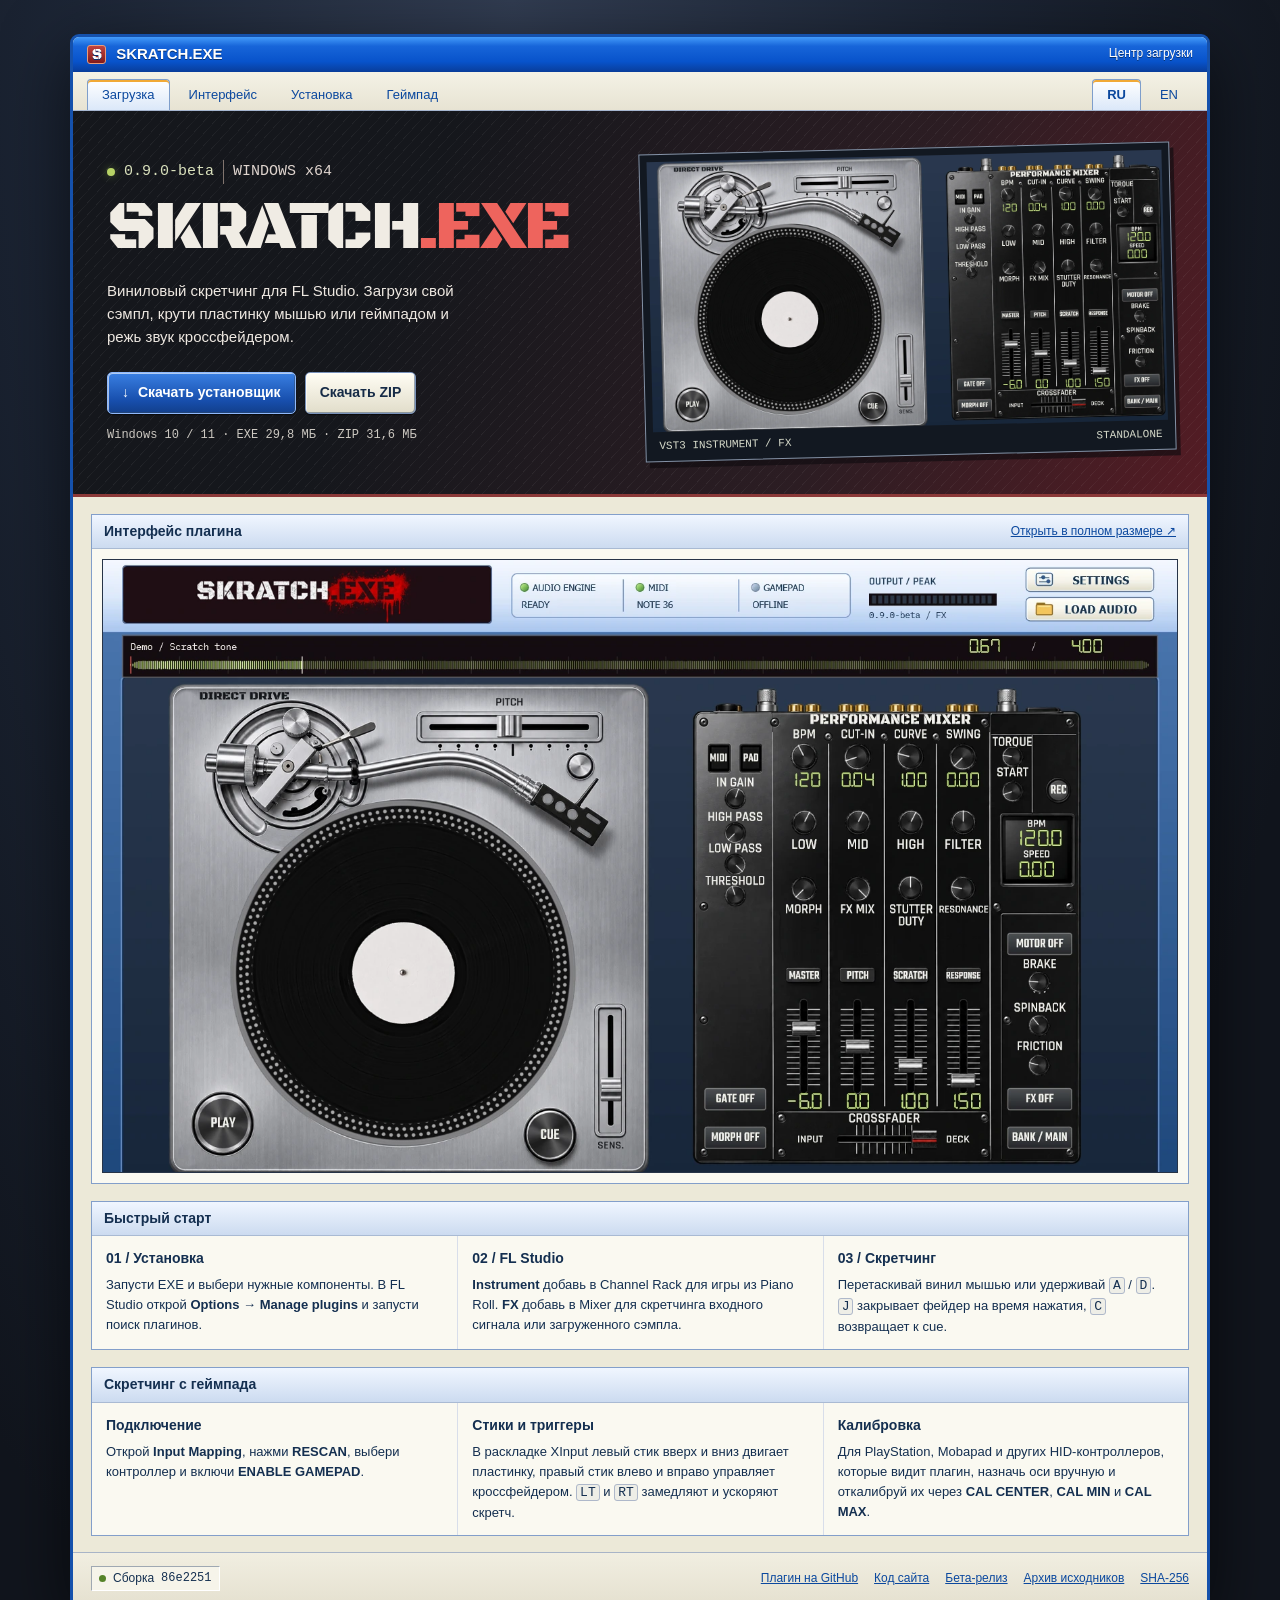
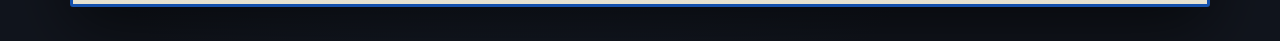
<file: index.html>
<!doctype html>
<html lang="ru">
<head>
<meta charset="utf-8">
<meta name="viewport" content="width=device-width, initial-scale=1">
<meta name="description" content="Бета SKRATCH.EXE для Windows x64. Скретчинг мышью и геймпадом, MIDI и VST3 для FL Studio.">
<title>SKRATCH.EXE — Скачать бету</title>
<link rel="canonical" href="https://yavmaxim-cmd.github.io/skratch-exe-beta-site/">
<link rel="alternate" hreflang="ru" href="https://yavmaxim-cmd.github.io/skratch-exe-beta-site/">
<link rel="alternate" hreflang="en" href="https://yavmaxim-cmd.github.io/skratch-exe-beta-site/en.html">
<link rel="stylesheet" href="style.css">
</head>
<body>
<div class="window">
  <header class="titlebar"><span><b class="app-icon" aria-hidden="true">S</b> SKRATCH.EXE</span><span class="window-kind">Центр загрузки</span></header>
  <div class="navigation">
    <nav aria-label="Разделы"><a href="#download">Загрузка</a><a href="#preview">Интерфейс</a><a href="#start">Установка</a><a href="#gamepad">Геймпад</a></nav>
    <nav class="languages" aria-label="Язык"><a href="./" lang="ru" hreflang="ru" aria-label="Русский" aria-current="page">RU</a><a href="en.html" lang="en" hreflang="en" aria-label="English">EN</a></nav>
  </div>
  <main>
    <section class="hero" id="download" aria-labelledby="name">
      <div class="intro">
        <p class="version"><span aria-hidden="true"></span> 0.9.0-beta <b>WINDOWS x64</b></p>
        <h1 id="name">SKRATCH<span>.EXE</span></h1>
        <p class="summary">Виниловый скретчинг для FL Studio. Загрузи свой сэмпл, крути пластинку мышью или геймпадом и режь звук кроссфейдером.</p>
        <div class="actions">
          <a class="button primary" href="https://github.com/yavmaxim-cmd/skratch-exe-beta-site/releases/download/v0.9.0-beta.1/SKRATCH-EXE-0.9.0-beta-86e2251-Windows-x64-Setup.exe"><span aria-hidden="true">↓</span> Скачать установщик</a>
          <a class="button" href="https://github.com/yavmaxim-cmd/skratch-exe-beta-site/releases/download/v0.9.0-beta.1/SKRATCH-EXE-0.9.0-beta-86e2251-Windows-x64-Portable.zip">Скачать ZIP</a>
        </div>
        <p class="sizes">Windows 10 / 11 · EXE 29,8 МБ · ZIP 31,6 МБ</p>
      </div>
      <figure class="art">
        <img src="assets/hardware.webp" width="1384" height="726" alt="Серебристая вертушка и чёрный Performance Mixer">
        <figcaption><span>VST3 INSTRUMENT / FX</span><span>STANDALONE</span></figcaption>
      </figure>
    </section>
    <section class="preview pane" id="preview">
      <div class="bar"><h2>Интерфейс плагина</h2><a href="assets/plugin.webp">Открыть в полном размере ↗</a></div>
      <a class="editor" href="assets/plugin.webp"><img src="assets/editor.webp" width="1590" height="905" alt="Интерфейс беты с проигрывателем, микшером и оболочкой Windows XP Luna" loading="lazy"></a>
    </section>
    <section class="pane guide" id="start">
      <div class="bar"><h2>Быстрый старт</h2></div>
      <div class="instructions">
        <div><h3>01 / Установка</h3><p>Запусти EXE и выбери нужные компоненты. В FL Studio открой <strong>Options → Manage plugins</strong> и запусти поиск плагинов.</p></div>
        <div><h3>02 / FL Studio</h3><p><strong>Instrument</strong> добавь в Channel Rack для игры из Piano Roll. <strong>FX</strong> добавь в Mixer для скретчинга входного сигнала или загруженного сэмпла.</p></div>
        <div><h3>03 / Скретчинг</h3><p>Перетаскивай винил мышью или удерживай <kbd>A</kbd> / <kbd>D</kbd>. <kbd>J</kbd> закрывает фейдер на время нажатия, <kbd>C</kbd> возвращает к cue.</p></div>
      </div>
    </section>
    <section class="pane guide" id="gamepad">
      <div class="bar"><h2>Скретчинг с геймпада</h2></div>
      <div class="instructions">
        <div><h3>Подключение</h3><p>Открой <strong>Input Mapping</strong>, нажми <strong>RESCAN</strong>, выбери контроллер и включи <strong>ENABLE GAMEPAD</strong>.</p></div>
        <div><h3>Стики и триггеры</h3><p>В раскладке XInput левый стик вверх и вниз двигает пластинку, правый стик влево и вправо управляет кроссфейдером. <kbd>LT</kbd> и <kbd>RT</kbd> замедляют и ускоряют скретч.</p></div>
        <div><h3>Калибровка</h3><p>Для PlayStation, Mobapad и других HID-контроллеров, которые видит плагин, назначь оси вручную и откалибруй их через <strong>CAL CENTER</strong>, <strong>CAL MIN</strong> и <strong>CAL MAX</strong>.</p></div>
      </div>
    </section>
  </main>
  <footer><span class="status"><span aria-hidden="true"></span> Сборка <code>86e2251</code></span><div class="footer-links"><a href="https://github.com/yavmaxim-cmd/skratch-exe">Плагин на GitHub</a><a href="https://github.com/yavmaxim-cmd/skratch-exe-beta-site">Код сайта</a><a href="https://github.com/yavmaxim-cmd/skratch-exe-beta-site/releases/tag/v0.9.0-beta.1">Бета-релиз</a><a href="https://github.com/yavmaxim-cmd/skratch-exe-beta-site/releases/download/v0.9.0-beta.1/SKRATCH-EXE-0.9.0-beta-86e2251-Source.zip">Архив исходников</a><a href="https://github.com/yavmaxim-cmd/skratch-exe-beta-site/releases/download/v0.9.0-beta.1/SHA256SUMS.txt">SHA-256</a></div></footer>
</div>
</body>
</html>
</file>
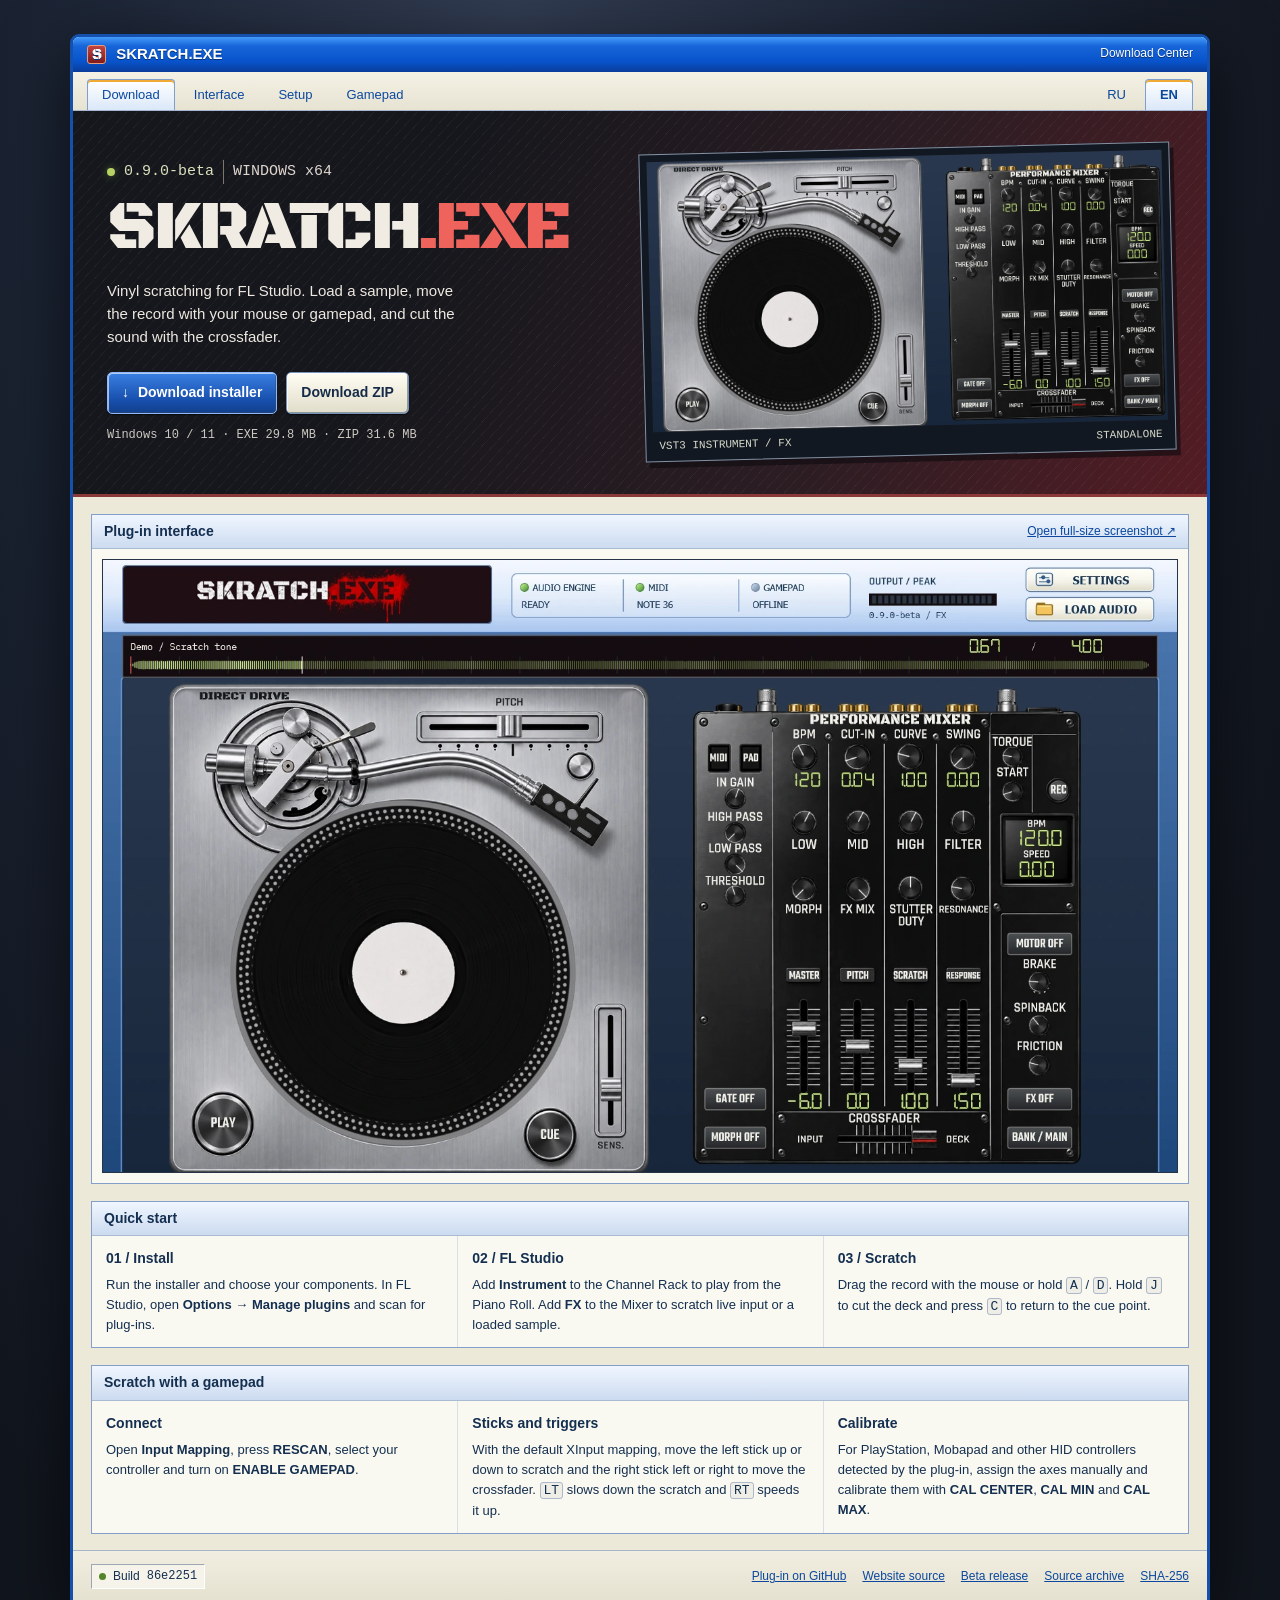
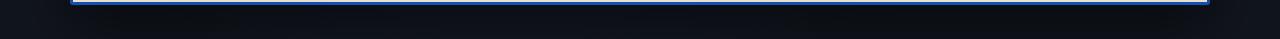
<file: en.html>
<!doctype html>
<html lang="en">
<head>
<meta charset="utf-8">
<meta name="viewport" content="width=device-width, initial-scale=1">
<meta name="description" content="SKRATCH.EXE beta for Windows x64. Scratch with a mouse or gamepad, or play from MIDI in FL Studio.">
<title>SKRATCH.EXE — Download the beta</title>
<link rel="canonical" href="https://yavmaxim-cmd.github.io/skratch-exe-beta-site/en.html">
<link rel="alternate" hreflang="ru" href="https://yavmaxim-cmd.github.io/skratch-exe-beta-site/">
<link rel="alternate" hreflang="en" href="https://yavmaxim-cmd.github.io/skratch-exe-beta-site/en.html">
<link rel="stylesheet" href="style.css">
</head>
<body>
<div class="window">
  <header class="titlebar"><span><b class="app-icon" aria-hidden="true">S</b> SKRATCH.EXE</span><span class="window-kind">Download Center</span></header>
  <div class="navigation">
    <nav aria-label="Sections"><a href="#download">Download</a><a href="#preview">Interface</a><a href="#start">Setup</a><a href="#gamepad">Gamepad</a></nav>
    <nav class="languages" aria-label="Language"><a href="./" lang="ru" hreflang="ru" aria-label="Русский">RU</a><a href="en.html" lang="en" hreflang="en" aria-label="English" aria-current="page">EN</a></nav>
  </div>
  <main>
    <section class="hero" id="download" aria-labelledby="name">
      <div class="intro">
        <p class="version"><span aria-hidden="true"></span> 0.9.0-beta <b>WINDOWS x64</b></p>
        <h1 id="name">SKRATCH<span>.EXE</span></h1>
        <p class="summary">Vinyl scratching for FL Studio. Load a sample, move the record with your mouse or gamepad, and cut the sound with the crossfader.</p>
        <div class="actions">
          <a class="button primary" href="https://github.com/yavmaxim-cmd/skratch-exe-beta-site/releases/download/v0.9.0-beta.1/SKRATCH-EXE-0.9.0-beta-86e2251-Windows-x64-Setup.exe"><span aria-hidden="true">↓</span> Download installer</a>
          <a class="button" href="https://github.com/yavmaxim-cmd/skratch-exe-beta-site/releases/download/v0.9.0-beta.1/SKRATCH-EXE-0.9.0-beta-86e2251-Windows-x64-Portable.zip">Download ZIP</a>
        </div>
        <p class="sizes">Windows 10 / 11 · EXE 29.8 MB · ZIP 31.6 MB</p>
      </div>
      <figure class="art">
        <img src="assets/hardware.webp" width="1384" height="726" alt="Silver turntable and black Performance Mixer">
        <figcaption><span>VST3 INSTRUMENT / FX</span><span>STANDALONE</span></figcaption>
      </figure>
    </section>
    <section class="preview pane" id="preview">
      <div class="bar"><h2>Plug-in interface</h2><a href="assets/plugin.webp">Open full-size screenshot ↗</a></div>
      <a class="editor" href="assets/plugin.webp"><img src="assets/editor.webp" width="1590" height="905" alt="Beta editor with a turntable, mixer and Windows XP Luna styling" loading="lazy"></a>
    </section>
    <section class="pane guide" id="start">
      <div class="bar"><h2>Quick start</h2></div>
      <div class="instructions">
        <div><h3>01 / Install</h3><p>Run the installer and choose your components. In FL Studio, open <strong>Options → Manage plugins</strong> and scan for plug-ins.</p></div>
        <div><h3>02 / FL Studio</h3><p>Add <strong>Instrument</strong> to the Channel Rack to play from the Piano Roll. Add <strong>FX</strong> to the Mixer to scratch live input or a loaded sample.</p></div>
        <div><h3>03 / Scratch</h3><p>Drag the record with the mouse or hold <kbd>A</kbd> / <kbd>D</kbd>. Hold <kbd>J</kbd> to cut the deck and press <kbd>C</kbd> to return to the cue point.</p></div>
      </div>
    </section>
    <section class="pane guide" id="gamepad">
      <div class="bar"><h2>Scratch with a gamepad</h2></div>
      <div class="instructions">
        <div><h3>Connect</h3><p>Open <strong>Input Mapping</strong>, press <strong>RESCAN</strong>, select your controller and turn on <strong>ENABLE GAMEPAD</strong>.</p></div>
        <div><h3>Sticks and triggers</h3><p>With the default XInput mapping, move the left stick up or down to scratch and the right stick left or right to move the crossfader. <kbd>LT</kbd> slows down the scratch and <kbd>RT</kbd> speeds it up.</p></div>
        <div><h3>Calibrate</h3><p>For PlayStation, Mobapad and other HID controllers detected by the plug-in, assign the axes manually and calibrate them with <strong>CAL CENTER</strong>, <strong>CAL MIN</strong> and <strong>CAL MAX</strong>.</p></div>
      </div>
    </section>
  </main>
  <footer><span class="status"><span aria-hidden="true"></span> Build <code>86e2251</code></span><div class="footer-links"><a href="https://github.com/yavmaxim-cmd/skratch-exe">Plug-in on GitHub</a><a href="https://github.com/yavmaxim-cmd/skratch-exe-beta-site">Website source</a><a href="https://github.com/yavmaxim-cmd/skratch-exe-beta-site/releases/tag/v0.9.0-beta.1">Beta release</a><a href="https://github.com/yavmaxim-cmd/skratch-exe-beta-site/releases/download/v0.9.0-beta.1/SKRATCH-EXE-0.9.0-beta-86e2251-Source.zip">Source archive</a><a href="https://github.com/yavmaxim-cmd/skratch-exe-beta-site/releases/download/v0.9.0-beta.1/SHA256SUMS.txt">SHA-256</a></div></footer>
</div>
</body>
</html>
</file>
<file: style.css>
@font-face{font-family:BlackOps;src:url("assets/blackopsone.ttf") format("truetype");font-display:swap}
:root{color-scheme:light;--ink:#142f50;--panel:#ece9d8;--line:#839fca;--link:#0b489e}
*{box-sizing:border-box}html{scroll-behavior:smooth}body{margin:0;padding:34px 24px;background:radial-gradient(ellipse at 40% 0,#313c51 0%,#1c2535 40%,#11151d 78%);color:var(--ink);font:15px/1.55 Tahoma,Verdana,sans-serif;min-height:100vh}
a{color:var(--link)}a:focus-visible{outline:3px solid #e99d23;outline-offset:4px}
.window{max-width:1140px;margin:auto;background:var(--panel);border:3px solid #1551ac;border-radius:9px 9px 3px 3px;box-shadow:0 18px 66px #0009;overflow:hidden}
.titlebar{display:flex;justify-content:space-between;align-items:center;gap:8px;padding:5px 14px 7px;color:white;font-weight:bold;background:linear-gradient(#439bfa,#1765d9 26%,#0853cb 70%,#093d9a);text-shadow:0 1px #063273}.app-icon{display:inline-grid;place-items:center;width:19px;height:19px;margin-right:6px;background:linear-gradient(#c14440,#801a1b);border:1px solid #e99b7a;border-radius:3px;color:#fff;font:14px BlackOps,monospace}.window-kind{font-size:12px;font-weight:normal}
.navigation{display:flex;flex-wrap:wrap;justify-content:space-between;align-items:end;gap:0 8px;padding:7px 14px 0;background:linear-gradient(#f4f2e6,#e7e3d3);border-bottom:1px solid #a6b6d0}nav{display:flex;flex-wrap:wrap;gap:4px}nav a{display:block;text-decoration:none;padding:5px 14px;border:1px solid transparent;border-bottom:0;border-radius:4px 4px 0 0;font-size:13px}nav:not(.languages) a:first-child,nav a:hover{background:linear-gradient(#fff,#dbe8f9);border-color:#7e9ecb}nav:not(.languages) a:first-child{box-shadow:inset 0 2px #f1a935}
.hero{display:grid;grid-template-columns:1fr 1.04fr;align-items:center;gap:24px;min-height:372px;padding:37px 34px;color:#eee9df;background:repeating-linear-gradient(132deg,#fff1 0,#fff0 1px,#fff0 8px),linear-gradient(113deg,#15171c 30%,#2c1d23 68%,#541c24);border-bottom:3px solid #8b3938}
.intro{min-width:0}.version,.sizes,figcaption,footer code{font-family:"Courier New",monospace}.version{margin:0 0 10px;display:flex;align-items:center;gap:9px;color:#d9e0bc;flex-wrap:wrap}.version span{width:8px;height:8px;border-radius:50%;background:#b7d366;box-shadow:0 0 8px #a6d75266}.version b{border-left:1px solid #80746e;padding-left:9px;color:#dfd4ce;font-weight:400}
h1{font:clamp(2.1rem,5.4vw,4.45rem)/1 BlackOps,Impact,sans-serif;letter-spacing:-.045em;margin:0;color:#f0ece4}h1 span{color:#ee645d}.summary{max-width:42ch;margin:16px 0 24px;color:#eee8e1}.actions{display:flex;flex-wrap:wrap;gap:9px}.button{display:inline-block;padding:9px 14px;border:1px solid #7891b9;border-radius:5px;background:linear-gradient(#fffdf4,#e1ddca);box-shadow:inset 0 0 0 1px #fff8,0 1px 1px #0009;color:#162b47;font-weight:bold;text-decoration:none;font-size:14px}.button:hover{border-color:#f4ae46;filter:brightness(1.08)}.button:active{transform:translateY(1px)}.primary{background:linear-gradient(#397fe2,#174eac 70%,#123f8b);border-color:#8eb8fb;color:#fff}.primary span{margin-right:5px}.sizes{font-size:12px;color:#ccc8c1;margin-bottom:0}
.art{margin:0;min-width:0;background:#121821;border:1px solid #8491a5;padding:7px 7px 0;box-shadow:4px 6px 0 #100b10a8;transform:rotate(-1.4deg)}img{display:block;max-width:100%;height:auto}.art img{width:100%}.art figcaption{display:flex;justify-content:space-between;gap:8px;padding:6px;color:#d7dbcb;font-size:11px}
.pane{margin:17px 18px 0;border:1px solid var(--line);background:#faf9f1}.bar{display:flex;justify-content:space-between;align-items:center;gap:8px;flex-wrap:wrap;background:linear-gradient(#f0f6ff,#ccdbf0);border-bottom:1px solid #a9bad3;padding:6px 12px}.bar h2{font-size:14px;margin:0}.bar a{font-size:12px}.editor{display:block;margin:10px;border:1px solid #273448;background:#243145}.editor img{width:100%}.instructions{display:grid;grid-template-columns:repeat(3,1fr)}.instructions>div{padding:12px 14px}.instructions>div+div{border-left:1px solid #d8deea}.instructions h3{font-size:14px;margin:0 0 5px}.instructions p{font-size:13px;margin:0}kbd{font:inherit;font-family:"Courier New",monospace;background:#eeeee7;border:1px solid #aeb8ca;padding:0 3px;border-radius:3px}
footer{display:flex;justify-content:space-between;gap:10px;flex-wrap:wrap;padding:13px 18px;font-size:12px}.footer-links{display:flex;flex-wrap:wrap;gap:6px 16px}
@media(max-width:820px){.hero{padding:27px 23px;gap:18px}.summary{font-size:14px}}
@media(max-width:640px){body{padding:9px 8px}.hero{grid-template-columns:1fr;padding:24px 16px;gap:21px}.art{transform:none}.instructions{grid-template-columns:1fr}.instructions>div+div{border-left:0;border-top:1px solid #d8deea}.pane{margin-inline:10px}}
@media(prefers-reduced-motion:reduce){html{scroll-behavior:auto}}
/* Explorer-style raised controls and an inset status field, in Luna colors. */
.button{box-shadow:inset 1px 1px #fff9,inset -1px -1px #3449687a,0 1px 1px #0009}
.button:active{box-shadow:inset 1px 1px #203a64a6,inset -1px -1px #fff9;transform:none}
footer{align-items:center;border-top:1px solid #a8b4c7;margin-top:16px;background:linear-gradient(#f1eee1,#e5e1d0)}
.status{display:inline-flex;align-items:center;gap:7px;padding:2px 7px;border:1px solid;border-color:#9fa8b2 #fff #fff #9fa8b2;background:#f6f4ea}
.status>span{width:7px;height:7px;background:#558329;border-radius:50%}
@media(max-width:390px){.navigation{padding-inline:6px}nav a{padding-inline:9px}.art figcaption{flex-wrap:wrap}.window-kind{font-size:11px}}

.languages a[aria-current="page"]{border-color:#7e9ecb;background:linear-gradient(#fff,#dbe8f9);box-shadow:inset 0 2px #f1a935;font-weight:bold}
</file>
